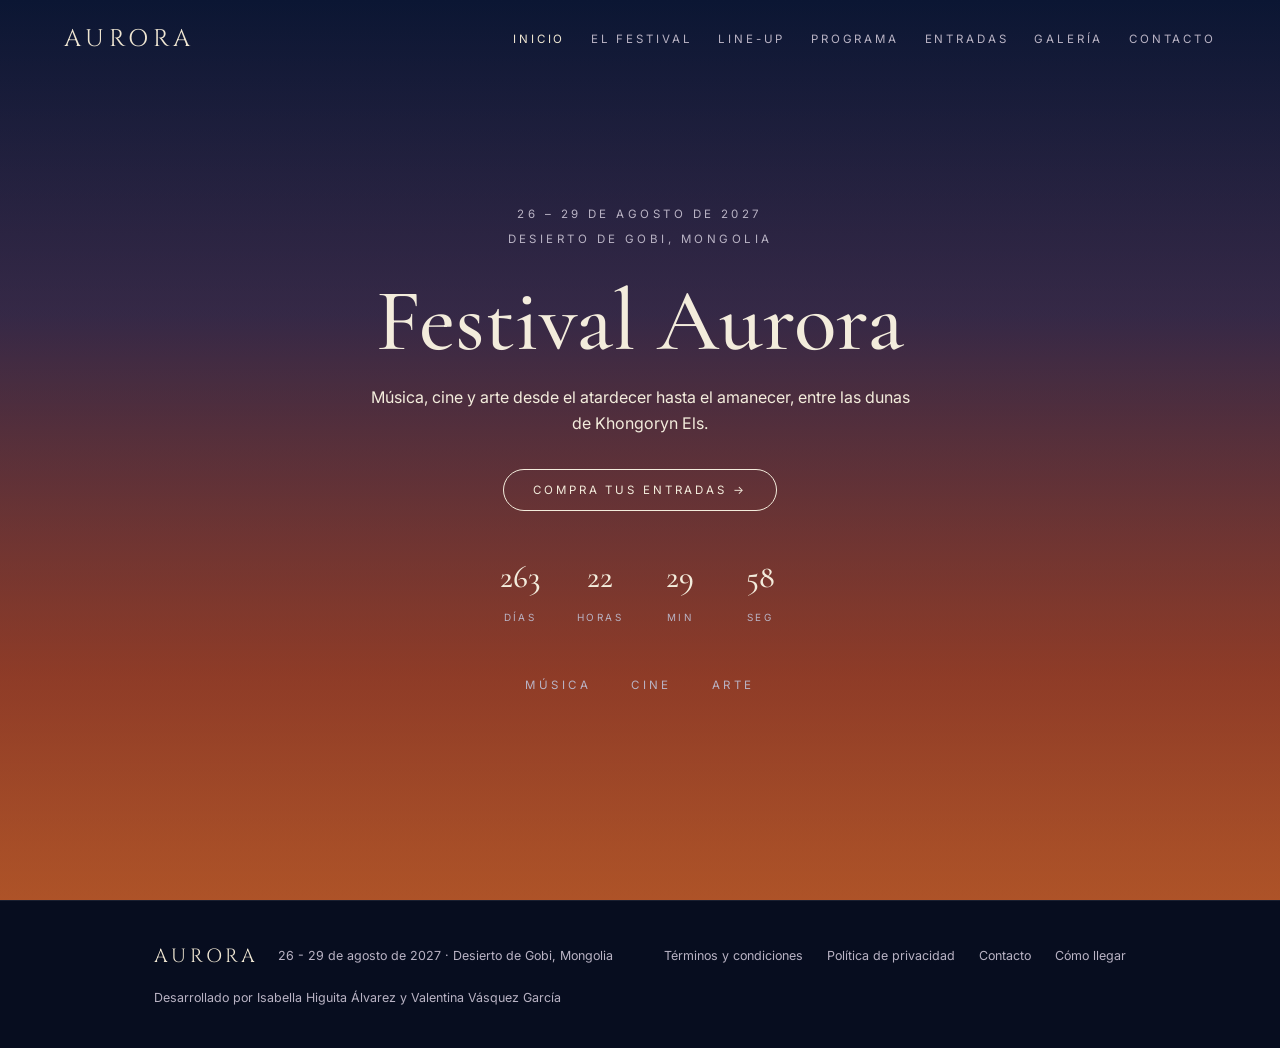
<file: index.html>
<!DOCTYPE html>
<html lang="es">
<head>
<meta charset="utf-8">
<meta name="viewport" content="width=device-width, initial-scale=1">
<title>Inicio · Festival Aurora</title>
<meta name="description" content="Música, cine y arte desde el atardecer hasta el amanecer en el desierto de Gobi.">
<!-- Fuentes: Cinzel = logo AURORA (cámbiala aquí y en --font-logo del CSS). Cormorant Garamond = títulos. Inter = texto -->
<link rel="preconnect" href="https://fonts.googleapis.com">
<link rel="preconnect" href="https://fonts.gstatic.com" crossorigin>
<link href="https://fonts.googleapis.com/css2?family=Cinzel:wght@500&family=Cormorant+Garamond:ital,wght@0,400;0,500;1,400&family=Inter:wght@400;600&display=swap" rel="stylesheet">
<!-- Opcional: fuente propia del logo
<style>@font-face{font-family:'AuroraLogo';src:url('assets/fonts/aurora-logo.woff2') format('woff2');font-display:swap} :root{--font-logo:'AuroraLogo',Georgia,serif}</style> -->
<link rel="stylesheet" href="css/styles.css">
</head>
<body>
<header class="site-header">
  <a class="logo" href="index.html" aria-label="Aurora, inicio">AURORA</a>
  <button class="nav-toggle" aria-label="Abrir menú" aria-expanded="false">☰</button>
  <nav class="nav" aria-label="Principal"><a href="index.html" aria-current="page">Inicio</a><a href="festival.html">El festival</a><a href="lineup.html">Line-up</a><a href="programa.html">Programa</a><a href="entradas.html">Entradas</a><a href="galeria.html">Galería</a><a href="contacto.html">Contacto</a></nav>
</header>
<main>
<!-- Imagen de fondo opcional: style="--hero-img:url('assets/img/hero.jpg')" -->
<section class="hero">
  <div class="wrap">
    <span class="eyebrow">26 – 29 de agosto de 2027</span>
    <span class="eyebrow">Desierto de Gobi, Mongolia</span>
    <h1>Festival Aurora</h1>
    <p class="lead">Música, cine y arte desde el atardecer hasta el amanecer, entre las dunas de Khongoryn Els.</p>
    <a class="btn" href="entradas.html">Compra tus entradas →</a>
    <div class="countdown" id="countdown" aria-label="Cuenta regresiva">
      <div><strong data-d>00</strong><span>días</span></div>
      <div><strong data-h>00</strong><span>horas</span></div>
      <div><strong data-m>00</strong><span>min</span></div>
      <div><strong data-s>00</strong><span>seg</span></div>
    </div>
    <div class="tags"><a href="lineup.html">MÚSICA</a><a href="lineup.html">CINE</a><a href="lineup.html">ARTE</a></div>
  </div>
</section>
</main>
<footer class="site-footer">
  <div class="wrap top">
    <span class="logo">AURORA</span>
    <span>26 - 29 de agosto de 2027 · Desierto de Gobi, Mongolia</span>
    <nav aria-label="Pie de página">
      <a href="#">Términos y condiciones</a> <!-- TODO -->
      <a href="#">Política de privacidad</a> <!-- TODO -->
      <a href="contacto.html">Contacto</a>
      <a href="festival.html#como-llegar">Cómo llegar</a>
    </nav>
  </div>
  <div class="wrap" style="margin-top:1rem"><span>Desarrollado por Isabella Higuita Álvarez y Valentina Vásquez García</span></div> 
</footer>
<script src="js/main.js"></script>
</body>
</html>
</file>
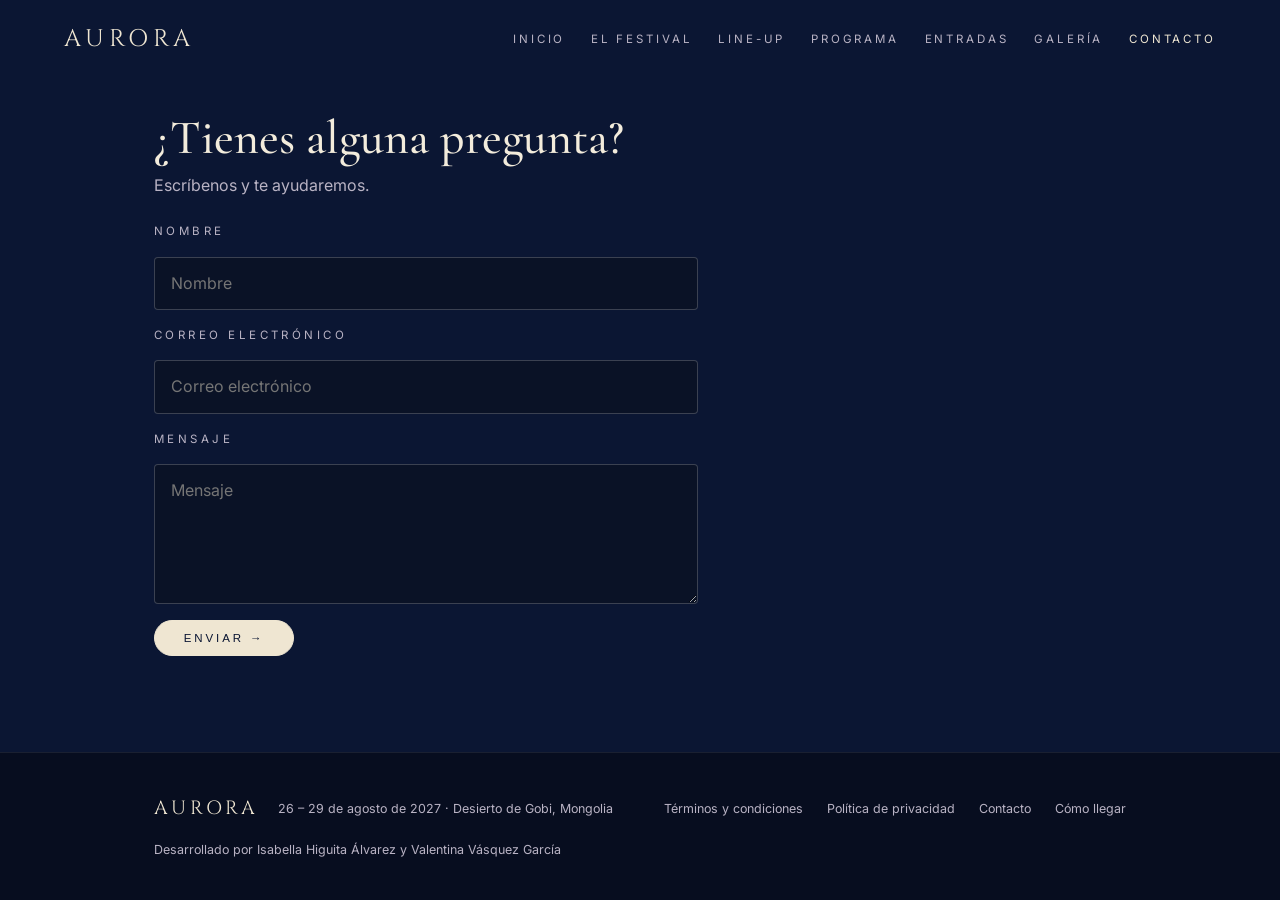
<file: contacto.html>
<!DOCTYPE html>
<html lang="es">
<head>
<meta charset="utf-8">
<meta name="viewport" content="width=device-width, initial-scale=1">
<title>Contacto · Festival Aurora</title>
<meta name="description" content="Escríbenos y te ayudaremos.">
<!-- Fuentes: Cinzel = logo AURORA (cámbiala aquí y en --font-logo del CSS). Cormorant Garamond = títulos. Inter = texto -->
<link rel="preconnect" href="https://fonts.googleapis.com">
<link rel="preconnect" href="https://fonts.gstatic.com" crossorigin>
<link href="https://fonts.googleapis.com/css2?family=Cinzel:wght@500&family=Cormorant+Garamond:ital,wght@0,400;0,500;1,400&family=Inter:wght@400;600&display=swap" rel="stylesheet">
<style>@font-face{font-family:'AuroraLogo';src:url('assets/fonts/aurora-logo.woff2') format('woff2');font-display:swap} :root{--font-logo:'AuroraLogo',Georgia,serif}</style> 
<link rel="stylesheet" href="css/styles.css">
</head>
<body>
<header class="site-header">
  <a class="logo" href="index.html" aria-label="Aurora, inicio">AURORA</a>
  <button class="nav-toggle" aria-label="Abrir menú" aria-expanded="false">☰</button>
  <nav class="nav" aria-label="Principal"><a href="index.html">Inicio</a><a href="festival.html">El festival</a><a href="lineup.html">Line-up</a><a href="programa.html">Programa</a><a href="entradas.html">Entradas</a><a href="galeria.html">Galería</a><a href="contacto.html" aria-current="page">Contacto</a></nav>
</header>
<main>
<section class="section t-night">
  <div class="wrap">
    <h2>¿Tienes alguna pregunta?</h2>
    <p style="color:var(--muted);margin-top:.5rem">Escríbenos y te ayudaremos.</p>
    <form action="#" method="post"> <!-- TODO: backend o servicio de formularios -->
      <label class="eyebrow" for="n">Nombre</label><input id="n" name="nombre" type="text" placeholder="Nombre" required autocomplete="name">
      <label class="eyebrow" for="e">Correo electrónico</label><input id="e" name="correo" type="email" placeholder="Correo electrónico" required autocomplete="email">
      <label class="eyebrow" for="m">Mensaje</label><textarea id="m" name="mensaje" placeholder="Mensaje" required></textarea>
      <button class="btn" type="submit">Enviar →</button>
    </form>
  </div>
</section>
</main>
<footer class="site-footer">
  <div class="wrap top">
    <span class="logo">AURORA</span>
    <span>26 – 29 de agosto de 2027 · Desierto de Gobi, Mongolia</span>
    <nav aria-label="Pie de página">
      <a href="#">Términos y condiciones</a> 
      <a href="#">Política de privacidad</a> 
      <a href="contacto.html">Contacto</a>
      <a href="festival.html#como-llegar">Cómo llegar</a>
    </nav>
  </div>
  <div class="wrap" style="margin-top:1rem"><span>Desarrollado por Isabella Higuita Álvarez y Valentina Vásquez García</span></div> 
</footer>
<script src="js/main.js"></script>
</body>
</html>
</file>
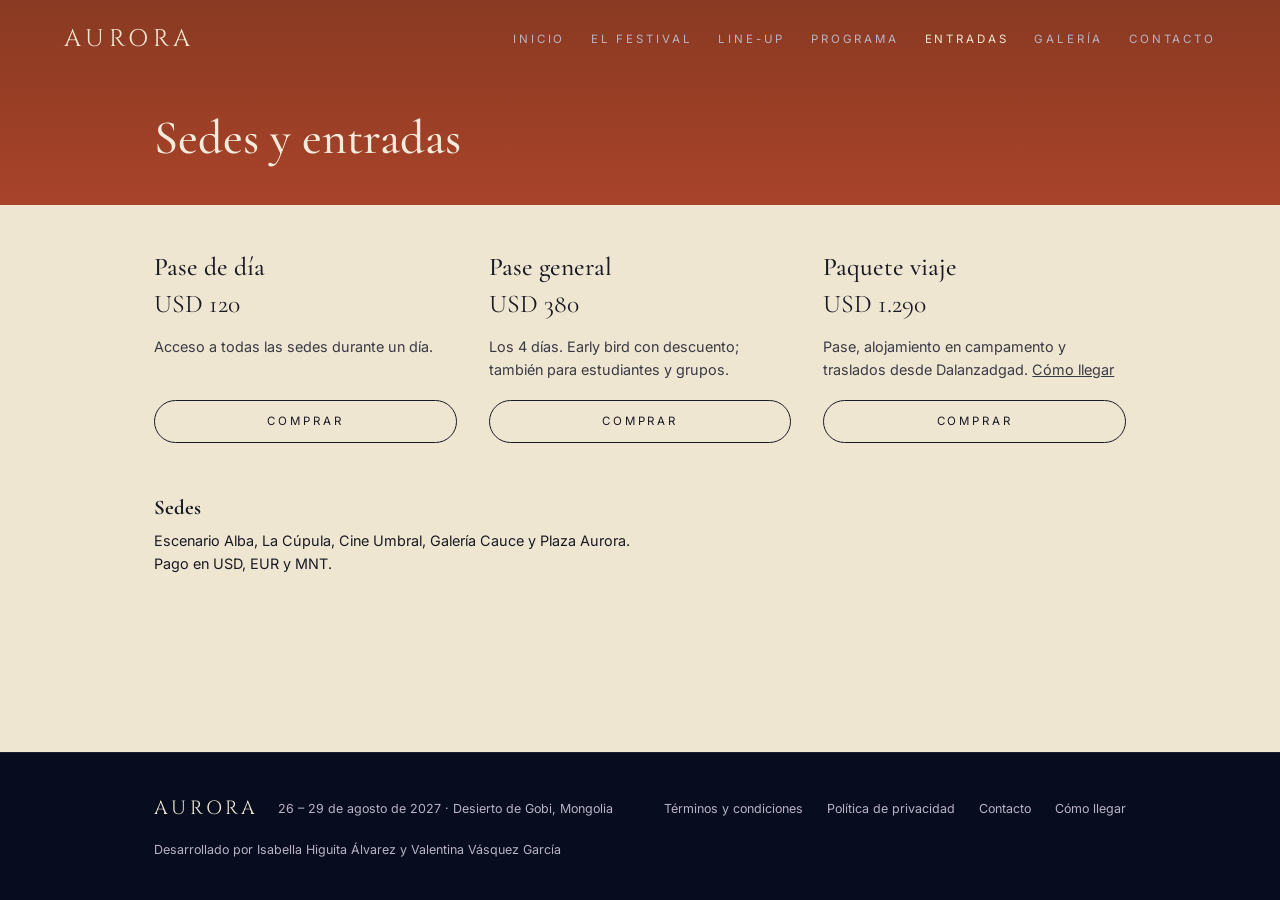
<file: entradas.html>
<!DOCTYPE html>
<html lang="es">
<head>
<meta charset="utf-8">
<meta name="viewport" content="width=device-width, initial-scale=1">
<title>Entradas · Festival Aurora</title>
<meta name="description" content="Pase de día, pase general y paquete viaje. Descuentos early bird, estudiantes y grupos.">
<!-- Fuentes: Cinzel = logo AURORA (cámbiala aquí y en --font-logo del CSS). Cormorant Garamond = títulos. Inter = texto -->
<link rel="preconnect" href="https://fonts.googleapis.com">
<link rel="preconnect" href="https://fonts.gstatic.com" crossorigin>
<link href="https://fonts.googleapis.com/css2?family=Cinzel:wght@500&family=Cormorant+Garamond:ital,wght@0,400;0,500;1,400&family=Inter:wght@400;600&display=swap" rel="stylesheet">
<!-- Opcional: fuente propia del logo
<style>@font-face{font-family:'AuroraLogo';src:url('assets/fonts/aurora-logo.woff2') format('woff2');font-display:swap} :root{--font-logo:'AuroraLogo',Georgia,serif}</style> -->
<link rel="stylesheet" href="css/styles.css">
</head>
<body>
<header class="site-header">
  <a class="logo" href="index.html" aria-label="Aurora, inicio">AURORA</a>
  <button class="nav-toggle" aria-label="Abrir menú" aria-expanded="false">☰</button>
  <nav class="nav" aria-label="Principal"><a href="index.html">Inicio</a><a href="festival.html">El festival</a><a href="lineup.html">Line-up</a><a href="programa.html">Programa</a><a href="entradas.html" aria-current="page">Entradas</a><a href="galeria.html">Galería</a><a href="contacto.html">Contacto</a></nav>
</header>
<main>
<section class="t-rust band-head"><div class="wrap"><h2>Sedes y entradas</h2></div></section>
<section class="t-cream">
  <div class="wrap">
    <div class="passes">
      <div class="pass"><h3>Pase de día</h3><div class="price">USD 120</div><p>Acceso a todas las sedes durante un día.</p><a class="btn dark" href="#">Comprar</a><!-- TODO: enlace de venta --></div>
      <div class="pass"><h3>Pase general</h3><div class="price">USD 380</div><p>Los 4 días. Early bird con descuento; también para estudiantes y grupos.</p><a class="btn dark" href="#">Comprar</a><!-- TODO --></div>
      <div class="pass"><h3>Paquete viaje</h3><div class="price">USD 1.290</div><p>Pase, alojamiento en campamento y traslados desde Dalanzadgad. <a href="festival.html#como-llegar" style="text-decoration:underline">Cómo llegar</a></p><a class="btn dark" href="#">Comprar</a><!-- TODO --></div>
    </div>
    <div class="sedes">
      <h4>Sedes</h4>
      <p>Escenario Alba, La Cúpula, Cine Umbral, Galería Cauce y Plaza Aurora.</p>
      <p>Pago en USD, EUR y MNT.</p>
    </div>
  </div>
</section>
</main>
<footer class="site-footer">
  <div class="wrap top">
    <span class="logo">AURORA</span>
    <span>26 – 29 de agosto de 2027 · Desierto de Gobi, Mongolia</span>
    <nav aria-label="Pie de página">
      <a href="#">Términos y condiciones</a> <!-- TODO -->
      <a href="#">Política de privacidad</a> <!-- TODO -->
      <a href="contacto.html">Contacto</a>
      <a href="festival.html#como-llegar">Cómo llegar</a>
    </nav>
  </div>
  <div class="wrap" style="margin-top:1rem"><span>Desarrollado por Isabella Higuita Álvarez y Valentina Vásquez García</span></div> 
</footer>
<script src="js/main.js"></script>
</body>
</html>
</file>
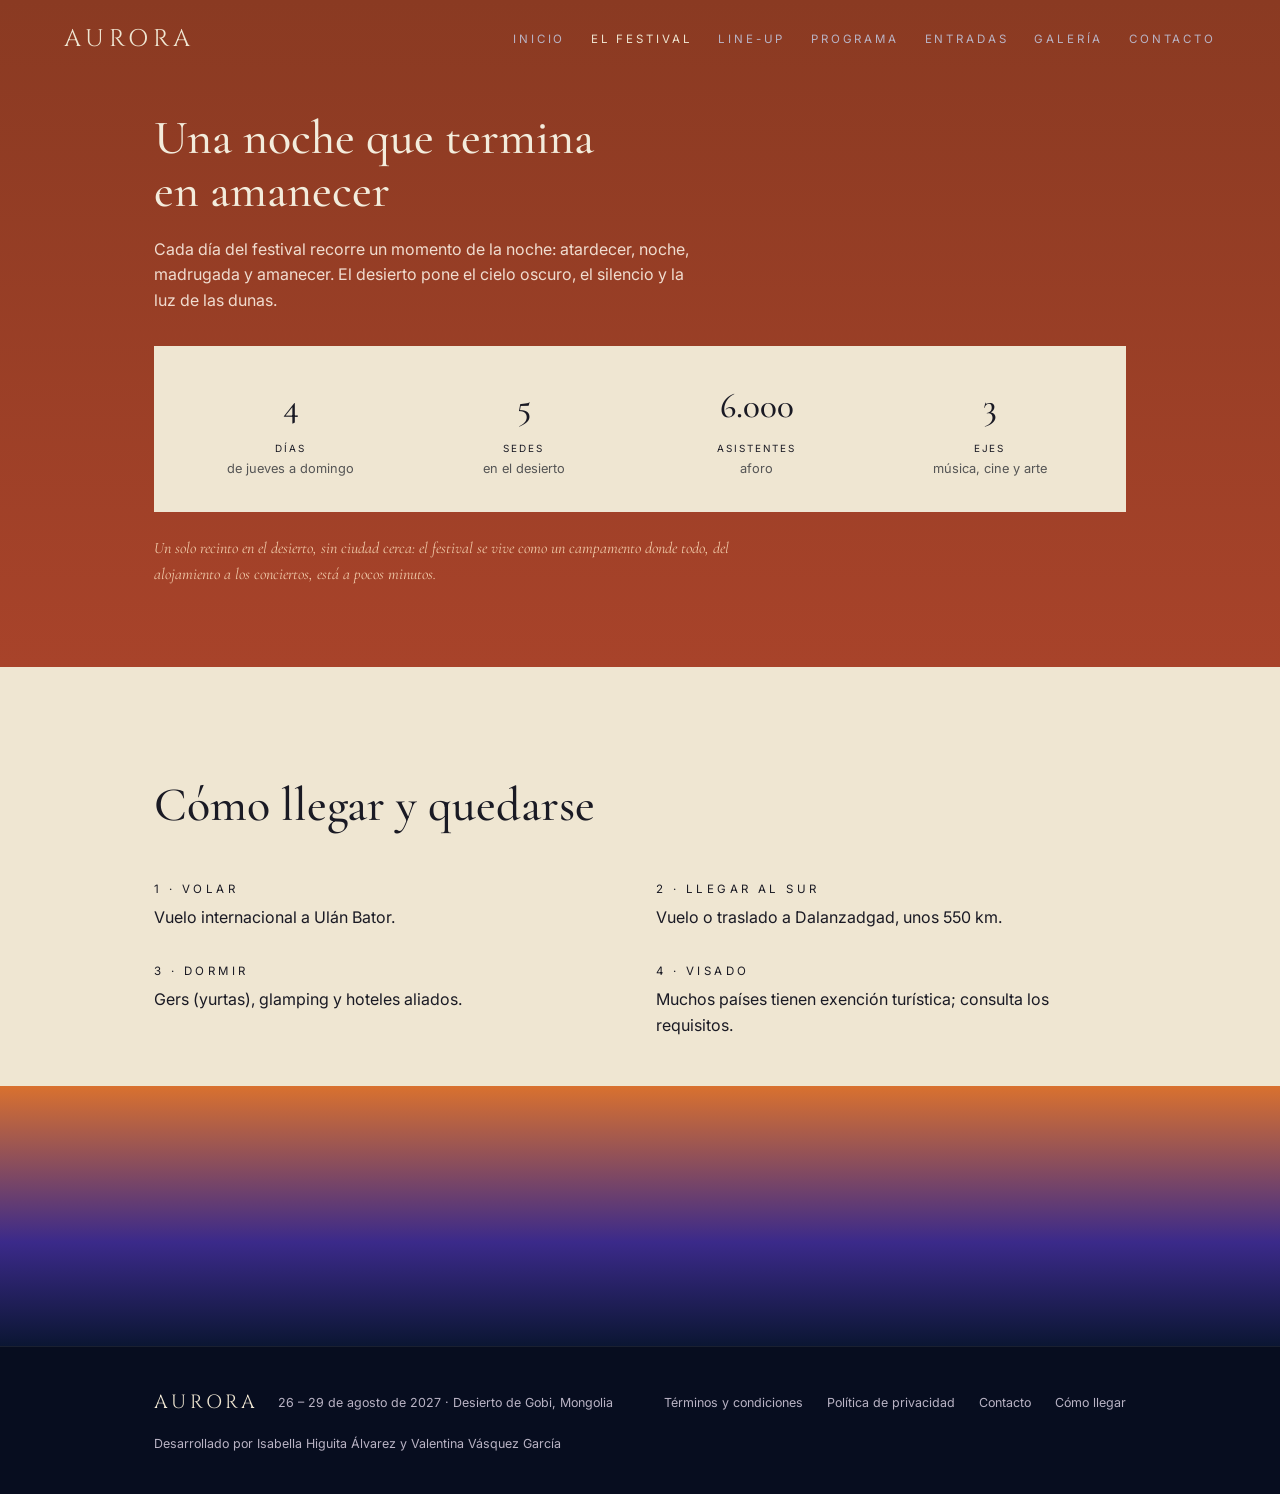
<file: festival.html>
<!DOCTYPE html>
<html lang="es">
<head>
  <meta charset="utf-8">
  <meta name="viewport" content="width=device-width, initial-scale=1">
  <title>El festival · Festival Aurora</title>
  <meta name="description" content="Una noche que termina en amanecer: cuatro días en el desierto de Gobi.">
  <!-- Fuentes: Cinzel = logo AURORA (cámbiala aquí y en --font-logo del CSS). Cormorant Garamond = títulos. Inter = texto -->
  <link rel="preconnect" href="https://fonts.googleapis.com">
  <link rel="preconnect" href="https://fonts.gstatic.com" crossorigin>
  <link href="https://fonts.googleapis.com/css2?family=Cinzel:wght@500&family=Cormorant+Garamond:ital,wght@0,400;0,500;1,400&family=Inter:wght@400;600&display=swap" rel="stylesheet">
  <!-- Opcional: fuente propia del logo
  <style>@font-face{font-family:'AuroraLogo';src:url('assets/fonts/aurora-logo.woff2') format('woff2');font-display:swap} :root{--font-logo:'AuroraLogo',Georgia,serif}</style> -->
  <link rel="stylesheet" href="css/styles.css">
</head>

<body>
  <header class="site-header">
    <a class="logo" href="index.html" aria-label="Aurora, inicio">AURORA</a>
    <button class="nav-toggle" aria-label="Abrir menú" aria-expanded="false">☰</button>
    <nav class="nav" aria-label="Principal"><a href="index.html">Inicio</a><a href="festival.html" aria-current="page">El festival</a><a href="lineup.html">Line-up</a><a href="programa.html">Programa</a><a href="entradas.html">Entradas</a><a href="galeria.html">Galería</a><a href="contacto.html">Contacto</a></nav>
  </header>
  <main>
    <section class="section t-rust">
      <div class="wrap">
        <h2>Una noche que termina<br>en amanecer</h2>
        <p class="lead-text">Cada día del festival recorre un momento de la noche: atardecer, noche, madrugada y amanecer. El desierto pone el cielo oscuro, el silencio y la luz de las dunas.</p>
        <div class="stats">
          <div><strong>4</strong><span>días</span><small>de jueves a domingo</small></div>
          <div><strong>5</strong><span>sedes</span><small>en el desierto</small></div>
          <div><strong>6.000</strong><span>asistentes</span><small>aforo</small></div>
          <div><strong>3</strong><span>ejes</span><small>música, cine y arte</small></div>
        </div>
        <p class="quote">Un solo recinto en el desierto, sin ciudad cerca: el festival se vive como un campamento donde todo, del alojamiento a los conciertos, está a pocos minutos.</p>
      </div>
    </section>
    <section class="section t-cream" id="como-llegar" style="padding-bottom:0">
      <div class="wrap">
        <h2>Cómo llegar y quedarse</h2>
        <div class="steps">
          <div><span>1 · VOLAR</span><p>Vuelo internacional a Ulán Bator.</p></div>
          <div><span>2 · LLEGAR AL SUR</span><p>Vuelo o traslado a Dalanzadgad, unos 550 km.</p></div>
          <div><span>3 · DORMIR</span><p>Gers (yurtas), glamping y hoteles aliados.</p></div>
          <div><span>4 · VISADO</span><p>Muchos países tienen exención turística; consulta los requisitos. <!-- TODO: enlace oficial --></p></div>
        </div>
      </div>
    </section>
    <!-- Imagen de la yurta: style="--yurt-img:url('assets/img/yurta.jpg')" -->
    <div class="yurt" role="img" aria-label="Yurta en el desierto"></div>
  </main>
  <footer class="site-footer">
      <div class="wrap top">
        <span class="logo">AURORA</span>
        <span>26 – 29 de agosto de 2027 · Desierto de Gobi, Mongolia</span>
        <nav aria-label="Pie de página">
          <a href="#">Términos y condiciones</a> <!-- TODO -->
          <a href="#">Política de privacidad</a> <!-- TODO -->
          <a href="contacto.html">Contacto</a>
          <a href="festival.html#como-llegar">Cómo llegar</a>
        </nav>
      </div>
      <div class="wrap" style="margin-top:1rem"><span>Desarrollado por Isabella Higuita Álvarez y Valentina Vásquez García</span></div> <!-- TODO: marca responsable -->
  </footer>
  <script src="js/main.js"></script>
</body>
</html>
</file>
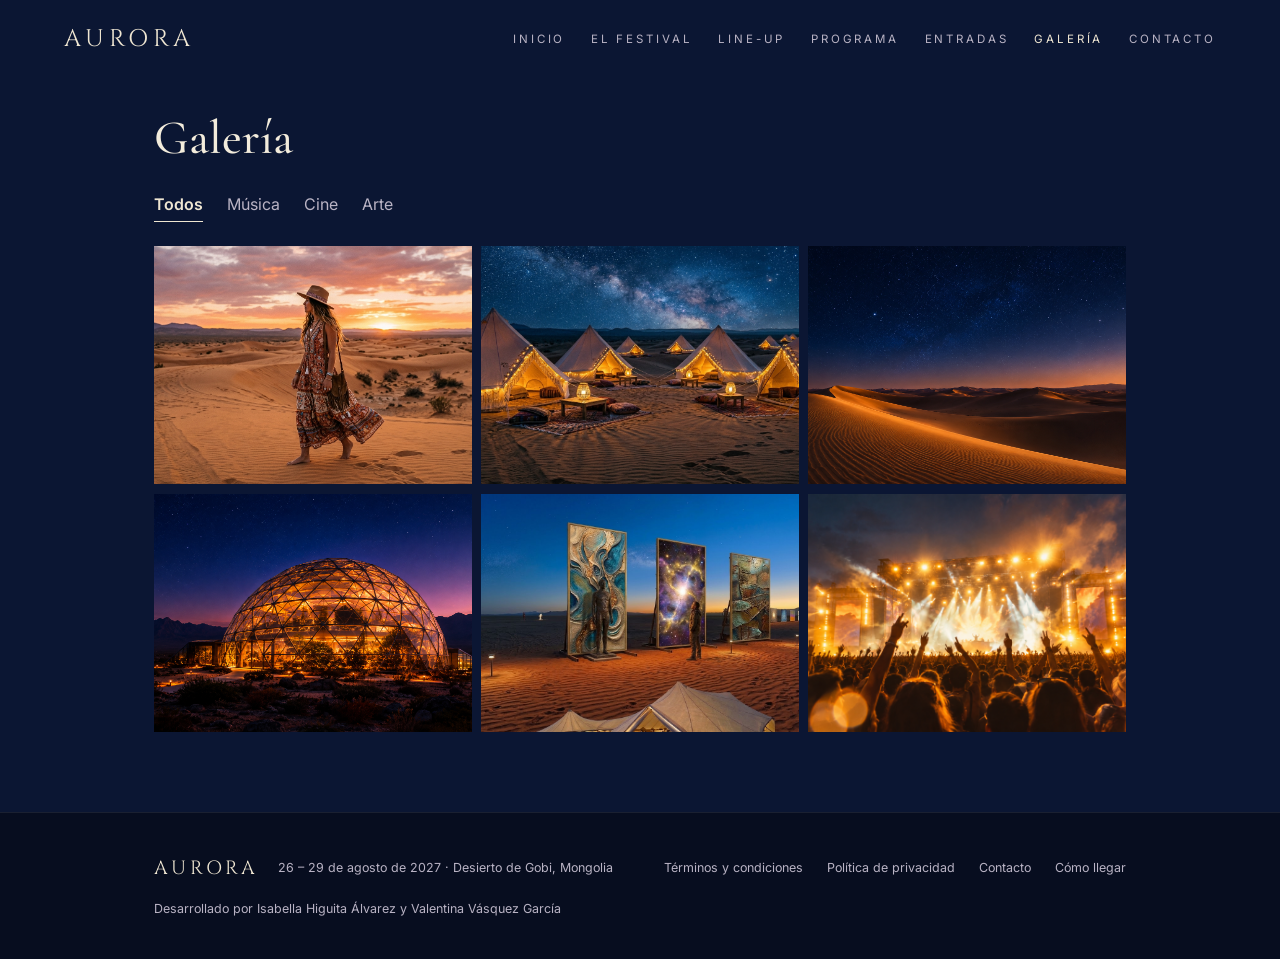
<file: galeria.html>
<!DOCTYPE html>
<html lang="es">
<head>
<meta charset="utf-8">
<meta name="viewport" content="width=device-width, initial-scale=1">
<title>Galería · Festival Aurora</title>
<meta name="description" content="Galería de ediciones anteriores: música, cine y arte.">
<!-- Fuentes: Cinzel = logo AURORA (cámbiala aquí y en --font-logo del CSS). Cormorant Garamond = títulos. Inter = texto -->
<link rel="preconnect" href="https://fonts.googleapis.com">
<link rel="preconnect" href="https://fonts.gstatic.com" crossorigin>
<link href="https://fonts.googleapis.com/css2?family=Cinzel:wght@500&family=Cormorant+Garamond:ital,wght@0,400;0,500;1,400&family=Inter:wght@400;600&display=swap" rel="stylesheet">
<link rel="stylesheet" href="css/styles.css">
</head>
<body>
<header class="site-header">
  <a class="logo" href="index.html" aria-label="Aurora, inicio">AURORA</a>
  <button class="nav-toggle" aria-label="Abrir menú" aria-expanded="false">☰</button>
  <nav class="nav" aria-label="Principal"><a href="index.html">Inicio</a><a href="festival.html">El festival</a><a href="lineup.html">Line-up</a><a href="programa.html">Programa</a><a href="entradas.html">Entradas</a><a href="galeria.html" aria-current="page">Galería</a><a href="contacto.html">Contacto</a></nav>
</header>
<main>
<section class="section t-night">
  <div class="wrap">
    <h2>Galería</h2>
    <div class="filters">
      <button class="active" data-filter="all">Todos</button><button data-filter="musica">Música</button><button data-filter="cine">Cine</button><button data-filter="arte">Arte</button>
    </div>
    <div class="grid"><figure data-cat="musica"><img src="assets/img/musica-1.jpg" alt="Musica: ajusta este texto" loading="lazy"></figure><figure data-cat="cine"><img src="assets/img/desierto de noche.jpg" alt="Cine: ajusta este texto" loading="lazy"></figure><figure data-cat="arte"><img src="assets/img/desierto.png" alt="Arte: ajusta este texto" loading="lazy"></figure><figure data-cat="cine"><img src="assets/img/esfera.png" alt="Cine: ajusta este texto" loading="lazy"></figure><figure data-cat="arte"><img src="assets/img/arte-2.jpg" alt="Arte: ajusta este texto" loading="lazy"></figure><figure data-cat="musica"><img src="assets/img/concierto.png" alt="Musica: ajusta este texto" loading="lazy"></figure></div>
  </div>
</section>
</main>
<footer class="site-footer">
  <div class="wrap top">
    <span class="logo">AURORA</span>
    <span>26 – 29 de agosto de 2027 · Desierto de Gobi, Mongolia</span>
    <nav aria-label="Pie de página">
      <a href="#">Términos y condiciones</a> <!-- TODO -->
      <a href="#">Política de privacidad</a> <!-- TODO -->
      <a href="contacto.html">Contacto</a>
      <a href="festival.html#como-llegar">Cómo llegar</a>
    </nav>
  </div>
  <div class="wrap" style="margin-top:1rem"><span>Desarrollado por Isabella Higuita Álvarez y Valentina Vásquez García</span></div> <!-- TODO: marca responsable -->
</footer>
<script src="js/main.js"></script>
</body>
</html>
</file>
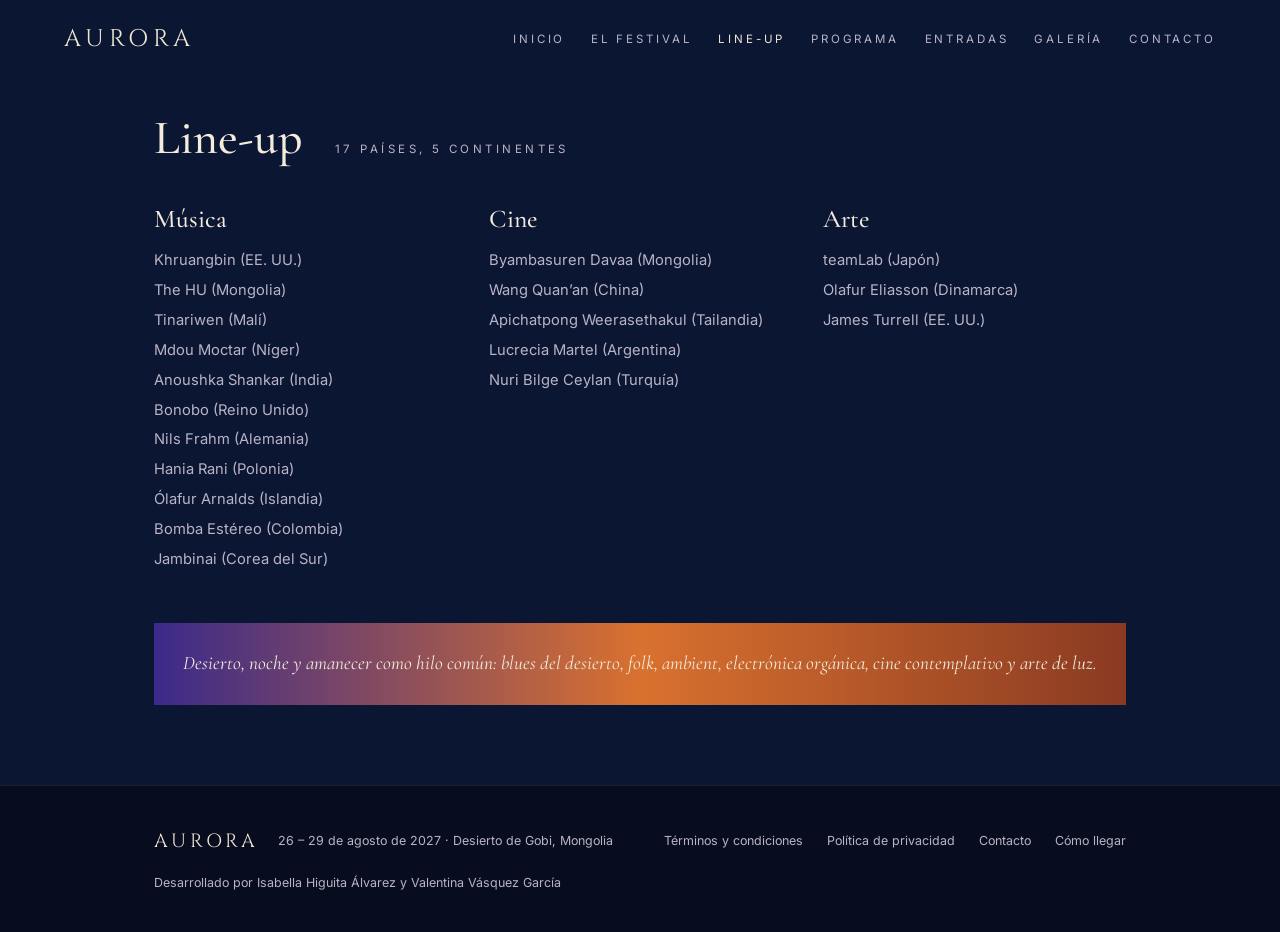
<file: lineup.html>
<!DOCTYPE html>
<html lang="es">
<head>
<meta charset="utf-8">
<meta name="viewport" content="width=device-width, initial-scale=1">
<title>Line-up · Festival Aurora</title>
<meta name="description" content="17 países, 5 continentes: música, cine y arte de luz.">
<!-- Fuentes: Cinzel = logo AURORA (cámbiala aquí y en --font-logo del CSS). Cormorant Garamond = títulos. Inter = texto -->
<link rel="preconnect" href="https://fonts.googleapis.com">
<link rel="preconnect" href="https://fonts.gstatic.com" crossorigin>
<link href="https://fonts.googleapis.com/css2?family=Cinzel:wght@500&family=Cormorant+Garamond:ital,wght@0,400;0,500;1,400&family=Inter:wght@400;600&display=swap" rel="stylesheet">
<!-- Opcional: fuente propia del logo
<style>@font-face{font-family:'AuroraLogo';src:url('assets/fonts/aurora-logo.woff2') format('woff2');font-display:swap} :root{--font-logo:'AuroraLogo',Georgia,serif}</style> -->
<link rel="stylesheet" href="css/styles.css">
</head>
<body>
<header class="site-header">
  <a class="logo" href="index.html" aria-label="Aurora, inicio">AURORA</a>
  <button class="nav-toggle" aria-label="Abrir menú" aria-expanded="false">☰</button>
  <nav class="nav" aria-label="Principal"><a href="index.html">Inicio</a><a href="festival.html">El festival</a><a href="lineup.html" aria-current="page">Line-up</a><a href="programa.html">Programa</a><a href="entradas.html">Entradas</a><a href="galeria.html">Galería</a><a href="contacto.html">Contacto</a></nav>
</header>
<main>
<section class="section t-night">
  <div class="wrap">
    <div class="inline-head"><h2>Line-up</h2><span class="eyebrow">17 países, 5 continentes</span></div>
    <div class="cols">
      <div><h3>Música</h3><ul><li>Khruangbin (EE. UU.)</li><li>The HU (Mongolia)</li><li>Tinariwen (Malí)</li><li>Mdou Moctar (Níger)</li><li>Anoushka Shankar (India)</li><li>Bonobo (Reino Unido)</li><li>Nils Frahm (Alemania)</li><li>Hania Rani (Polonia)</li><li>Ólafur Arnalds (Islandia)</li><li>Bomba Estéreo (Colombia)</li><li>Jambinai (Corea del Sur)</li></ul></div>
      <div><h3>Cine</h3><ul><li>Byambasuren Davaa (Mongolia)</li><li>Wang Quan’an (China)</li><li>Apichatpong Weerasethakul (Tailandia)</li><li>Lucrecia Martel (Argentina)</li><li>Nuri Bilge Ceylan (Turquía)</li></ul></div>
      <div><h3>Arte</h3><ul><li>teamLab (Japón)</li><li>Olafur Eliasson (Dinamarca)</li><li>James Turrell (EE. UU.)</li></ul></div>
    </div>
    <p class="banner">Desierto, noche y amanecer como hilo común: blues del desierto, folk, ambient, electrónica orgánica, cine contemplativo y arte de luz.</p>
  </div>
</section>
</main>
<footer class="site-footer">
  <div class="wrap top">
    <span class="logo">AURORA</span>
    <span>26 – 29 de agosto de 2027 · Desierto de Gobi, Mongolia</span>
    <nav aria-label="Pie de página">
      <a href="#">Términos y condiciones</a> <!-- TODO -->
      <a href="#">Política de privacidad</a> <!-- TODO -->
      <a href="contacto.html">Contacto</a>
      <a href="festival.html#como-llegar">Cómo llegar</a>
    </nav>
  </div>
  <div class="wrap" style="margin-top:1rem"><span>Desarrollado por Isabella Higuita Álvarez y Valentina Vásquez García</span></div> <!-- TODO: marca responsable -->
</footer>
<script src="js/main.js"></script>
</body>
</html>
</file>
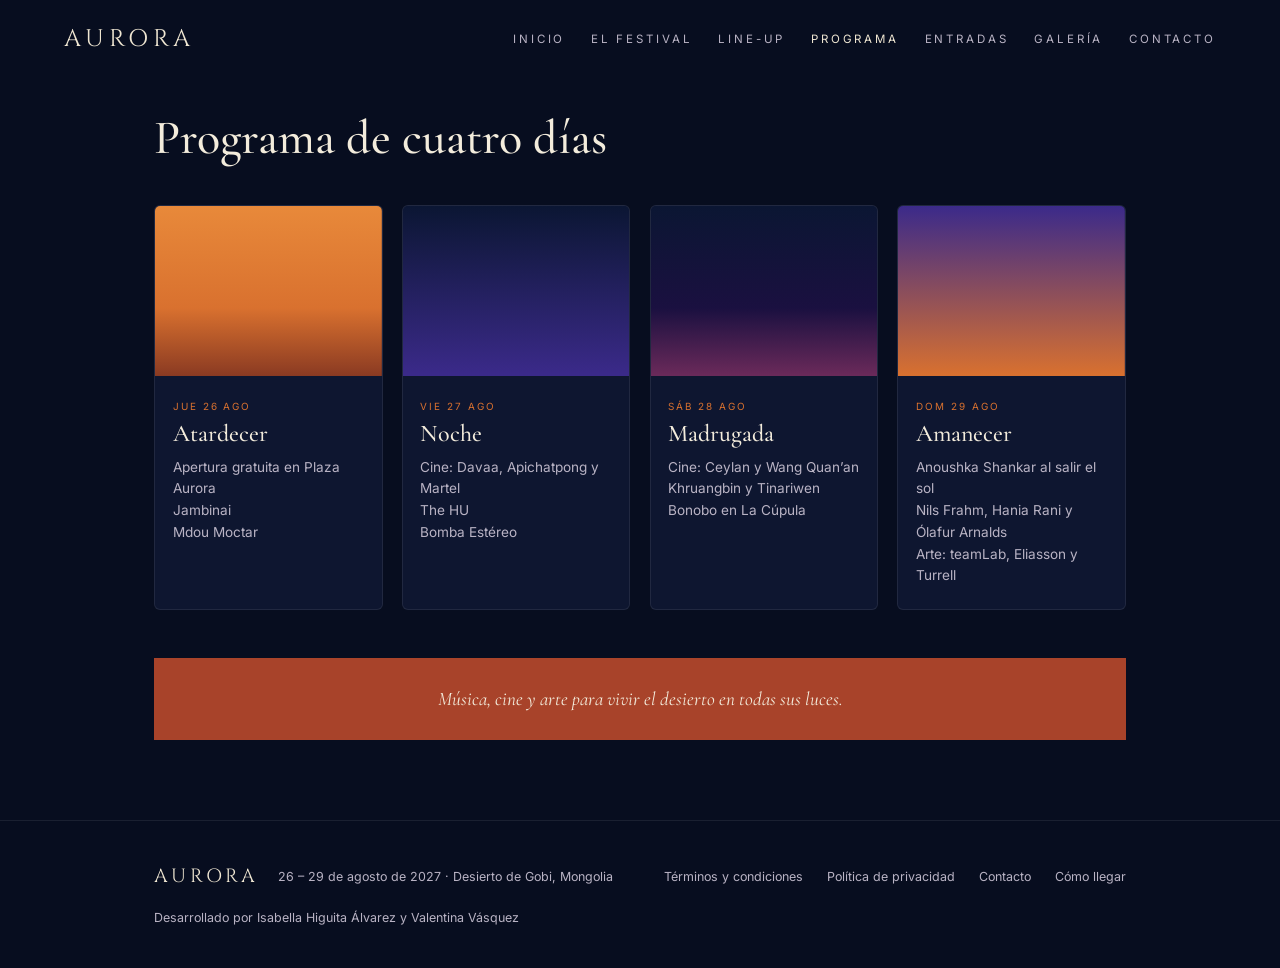
<file: programa.html>
<!DOCTYPE html>
<html lang="es">
<head>
<meta charset="utf-8">
<meta name="viewport" content="width=device-width, initial-scale=1">
<title>Programa · Festival Aurora</title>
<meta name="description" content="Programa de cuatro días: atardecer, noche, madrugada y amanecer.">
<!-- Fuentes: Cinzel = logo AURORA (cámbiala aquí y en --font-logo del CSS). Cormorant Garamond = títulos. Inter = texto -->
<link rel="preconnect" href="https://fonts.googleapis.com">
<link rel="preconnect" href="https://fonts.gstatic.com" crossorigin>
<link href="https://fonts.googleapis.com/css2?family=Cinzel:wght@500&family=Cormorant+Garamond:ital,wght@0,400;0,500;1,400&family=Inter:wght@400;600&display=swap" rel="stylesheet">
<style>@font-face{font-family:'AuroraLogo';src:url('assets/fonts/aurora-logo.woff2') format('woff2');font-display:swap} :root{--font-logo:'AuroraLogo',Georgia,serif}</style> 
<link rel="stylesheet" href="css/styles.css">
</head>
<body>
<header class="site-header">
  <a class="logo" href="index.html" aria-label="Aurora, inicio">AURORA</a>
  <button class="nav-toggle" aria-label="Abrir menú" aria-expanded="false">☰</button>
  <nav class="nav" aria-label="Principal"><a href="index.html">Inicio</a><a href="festival.html">El festival</a><a href="lineup.html">Line-up</a><a href="programa.html" aria-current="page">Programa</a><a href="entradas.html">Entradas</a><a href="galeria.html">Galería</a><a href="contacto.html">Contacto</a></nav>
</header>
<main>
<section class="section t-deep">
  <div class="wrap">
    <h2>Programa de cuatro días</h2>
    <div class="days"><a class="card" id="dia-1" href="lineup.html"><div class="pic d1"></div><div class="body"><span class="date">JUE 26 AGO</span><h3>Atardecer</h3><p>Apertura gratuita en Plaza Aurora<br>Jambinai<br>Mdou Moctar</p></div></a><a class="card" id="dia-2" href="lineup.html"><div class="pic d2"></div><div class="body"><span class="date">VIE 27 AGO</span><h3>Noche</h3><p>Cine: Davaa, Apichatpong y Martel<br>The HU<br>Bomba Estéreo</p></div></a><a class="card" id="dia-3" href="lineup.html"><div class="pic d3"></div><div class="body"><span class="date">SÁB 28 AGO</span><h3>Madrugada</h3><p>Cine: Ceylan y Wang Quan’an<br>Khruangbin y Tinariwen<br>Bonobo en La Cúpula</p></div></a><a class="card" id="dia-4" href="lineup.html"><div class="pic d4"></div><div class="body"><span class="date">DOM 29 AGO</span><h3>Amanecer</h3><p>Anoushka Shankar al salir el sol<br>Nils Frahm, Hania Rani y Ólafur Arnalds<br>Arte: teamLab, Eliasson y Turrell</p></div></a></div>
    <p class="banner red">Música, cine y arte para vivir el desierto en todas sus luces.</p>
  </div>
</section>
</main>
<footer class="site-footer">
  <div class="wrap top">
    <span class="logo">AURORA</span>
    <span>26 – 29 de agosto de 2027 · Desierto de Gobi, Mongolia</span>
    <nav aria-label="Pie de página">
      <a href="#">Términos y condiciones</a> <!-- TODO -->
      <a href="#">Política de privacidad</a> <!-- TODO -->
      <a href="contacto.html">Contacto</a>
      <a href="festival.html#como-llegar">Cómo llegar</a>
    </nav>
  </div>
  <div class="wrap" style="margin-top:1rem"><span>Desarrollado por Isabella Higuita Álvarez y Valentina Vásquez</span></div> <!-- TODO: marca responsable -->
</footer>
<script src="js/main.js"></script>
</body>
</html>
</file>
<file: css/styles.css>
/* ===== Festival Aurora ===== */
:root{
  --night:#0b1633; --deep:#070d1f; --dune:#d9712f; --rust:#8a3a22; --rust2:#a8432a;
  --cream:#efe6d2; --ink:#1a1a24; --text:#f3ecdc; --muted:#b9b3c4;
  /* Logo: cambia aquí la fuente (y el <link> de Google Fonts en el <head>) */
  --font-logo:'Cinzel',Georgia,serif;
  --font-head:'Cormorant Garamond',Georgia,serif;
  --font-body:'Inter',system-ui,sans-serif;
  --pad:clamp(1.25rem,5vw,4rem);
}
*,*::before,*::after{box-sizing:border-box;margin:0}
html{scroll-behavior:smooth}
body{font-family:var(--font-body);background:var(--night);color:var(--text);line-height:1.6;min-height:100vh;display:flex;flex-direction:column}
img,video{max-width:100%;display:block}
a{color:inherit;text-decoration:none}
main{flex:1;display:flex;flex-direction:column}
main>:last-child{flex:1}
.wrap{max-width:1100px;margin:0 auto;padding:0 var(--pad)}
.eyebrow{font-size:.72rem;letter-spacing:.3em;text-transform:uppercase;color:var(--muted)}
h1,h2,h3{font-family:var(--font-head);font-weight:500;line-height:1.1}
h1{font-size:clamp(3rem,10vw,5.5rem)}
h2{font-size:clamp(2rem,5vw,3rem)}
.btn{display:inline-block;border:1px solid currentColor;border-radius:999px;padding:.7rem 1.8rem;font-size:.72rem;letter-spacing:.25em;text-transform:uppercase;transition:background .25s,color .25s}
.btn:hover{background:var(--cream);color:var(--night)}
.btn.dark:hover{background:var(--ink);color:var(--cream)}

/* Header */
.site-header{position:absolute;top:0;left:0;right:0;z-index:20;padding:1.25rem var(--pad);display:flex;align-items:center;justify-content:space-between}
.logo{font-family:var(--font-logo);font-size:1.5rem;letter-spacing:.2em;color:var(--cream)}
.nav-toggle{background:none;border:0;color:var(--cream);font-size:1.6rem;cursor:pointer;line-height:1}
.nav{position:absolute;top:100%;left:0;right:0;background:var(--deep);display:none;flex-direction:column;padding:1rem var(--pad) 1.5rem}
.nav.open{display:flex}
.nav a{padding:.7rem 0;font-size:.72rem;letter-spacing:.25em;text-transform:uppercase;color:var(--muted);border-bottom:1px solid rgba(255,255,255,.08)}
.nav a:hover,.nav a[aria-current="page"]{color:var(--cream)}
@media(min-width:900px){
  .nav-toggle{display:none}
  .nav{position:static;display:flex;flex-direction:row;gap:1.6rem;background:none;padding:0}
  .nav a{border:0;padding:0}
}

/* Secciones */
.section{padding:7rem 0 5rem}
.hero{min-height:100vh;display:flex;align-items:center;text-align:center;
  background:linear-gradient(rgba(11,22,51,.35),rgba(138,58,34,.55)),
  var(--hero-img,none),linear-gradient(180deg,#0b1633 0%,#2a2a5a 35%,#a8432a 75%,#d9712f 100%);
  background-size:cover;background-position:center}
.hero .eyebrow{display:block;margin-bottom:.4rem}
.hero h1{margin:1.5rem 0 1rem}
.hero p.lead{max-width:34rem;margin:0 auto 2rem;color:var(--text)}
.tags{display:flex;gap:2.5rem;justify-content:center;margin-top:3rem;flex-wrap:wrap}
.tags a{font-size:.72rem;letter-spacing:.3em;color:var(--muted)}
.tags a:hover{color:var(--cream)}
.countdown{display:flex;gap:1.5rem;justify-content:center;margin:2.5rem 0 0}
.countdown div{min-width:3.5rem}
.countdown strong{display:block;font-family:var(--font-head);font-size:2rem;font-weight:500}
.countdown span{font-size:.62rem;letter-spacing:.25em;text-transform:uppercase;color:var(--muted)}

.t-rust{background:linear-gradient(180deg,var(--rust) 0%,var(--rust2) 100%)}
.t-night{background:var(--night)}
.t-deep{background:var(--deep)}
.t-cream{background:var(--cream);color:var(--ink)}
.lead-text{max-width:34rem;margin:1.2rem 0 2rem;color:#f0dccf}

.stats{background:var(--cream);color:var(--ink);display:grid;grid-template-columns:repeat(2,1fr);gap:1.5rem;padding:2rem;margin:2rem 0 1.5rem;text-align:center}
.stats strong{display:block;font-family:var(--font-head);font-size:2.2rem;font-weight:500}
.stats small{display:block;font-size:.8rem;color:#555}
.stats span{font-size:.62rem;letter-spacing:.2em;text-transform:uppercase}
@media(min-width:768px){.stats{grid-template-columns:repeat(4,1fr)}}
.quote{font-family:var(--font-head);font-style:italic;color:#f0c9a8;max-width:40rem}

.cols{display:grid;gap:2rem;margin-top:2.5rem}
@media(min-width:768px){.cols{grid-template-columns:repeat(3,1fr)}}
.cols h3{font-size:1.6rem;margin-bottom:.8rem}
.cols ul{list-style:none;padding:0}
.cols li{padding:.2rem 0;font-size:.92rem;color:var(--muted)}
.banner{margin-top:3rem;padding:1.6rem 1.5rem;text-align:center;font-family:var(--font-head);font-style:italic;font-size:1.2rem;
  background:linear-gradient(90deg,#3b2a8a,#d9712f 50%,#8a3a22)}
.banner.red{background:var(--rust2)}
.inline-head{display:flex;flex-wrap:wrap;align-items:baseline;gap:2rem}

.days{display:grid;gap:1.2rem;margin-top:2.5rem}
@media(min-width:700px){.days{grid-template-columns:repeat(2,1fr)}}
@media(min-width:1100px){.days{grid-template-columns:repeat(4,1fr)}}
.card{background:#0e1630;border:1px solid rgba(255,255,255,.08);border-radius:6px;overflow:hidden;display:block}
.card .pic{aspect-ratio:4/3;background-size:cover;background-position:center}
.pic.d1{background-image:var(--p1,none),linear-gradient(#e8893a,#d9712f 60%,#8a3a22)}
.pic.d2{background-image:var(--p2,none),linear-gradient(#0b1633,#3b2a8a)}
.pic.d3{background-image:var(--p3,none),linear-gradient(#0b1633,#1a1040 60%,#6b2a5a)}
.pic.d4{background-image:var(--p4,none),linear-gradient(#3b2a8a,#d9712f)}
.card .body{padding:1rem 1.1rem 1.4rem}
.card .date{font-size:.62rem;letter-spacing:.2em;color:var(--dune)}
.card h3{font-size:1.5rem;margin:.2rem 0 .6rem}
.card p{font-size:.85rem;color:var(--muted)}

.band-head{padding:7rem 0 2.5rem}
.passes{display:grid;gap:2rem;padding:3rem 0}
@media(min-width:768px){.passes{grid-template-columns:repeat(3,1fr)}}
.pass{display:flex;flex-direction:column}
.pass h3{font-size:1.6rem}
.price{font-family:var(--font-head);font-size:1.6rem;margin:.2rem 0 .6rem}
.pass p{font-size:.9rem;margin-bottom:1.2rem;color:#3a3a44}
.pass .btn{width:100%;text-align:center;margin-top:auto}
.sedes{padding-bottom:4rem;font-size:.9rem}
.sedes h4{font-family:var(--font-head);font-size:1.3rem;margin-bottom:.3rem}

.steps{display:grid;gap:2rem;padding:3rem 0}
@media(min-width:768px){.steps{grid-template-columns:repeat(2,1fr)}}
.steps span{display:block;font-size:.72rem;letter-spacing:.3em;margin-bottom:.4rem}
.yurt{min-height:260px;background:var(--yurt-img,none),linear-gradient(180deg,#d9712f,#3b2a8a 60%,#0b1633);background-size:cover;background-position:center}

.filters{display:flex;gap:1.5rem;margin:1.5rem 0;flex-wrap:wrap}
.filters button{background:none;border:0;border-bottom:1px solid transparent;color:var(--muted);font:inherit;cursor:pointer;padding:.2rem 0}
.filters button.active{color:var(--cream);font-weight:600;border-color:var(--cream)}
.grid{display:grid;gap:.6rem;grid-template-columns:repeat(2,1fr)}
@media(min-width:768px){.grid{grid-template-columns:repeat(3,1fr)}}
.grid figure{aspect-ratio:4/3;background:linear-gradient(135deg,#3b2a8a,#d9712f);overflow:hidden}
.grid img{width:100%;height:100%;object-fit:cover;transition:transform .4s}
.grid figure:hover img{transform:scale(1.05)}
.grid figure[hidden]{display:none}

form{display:grid;gap:1rem;max-width:34rem;margin-top:1.5rem}
input,textarea{width:100%;background:#0a1226;border:1px solid rgba(255,255,255,.2);border-radius:4px;color:var(--text);font:inherit;padding:.8rem 1rem}
input:focus,textarea:focus{outline:2px solid var(--dune)}
textarea{min-height:140px;resize:vertical}
form .btn{background:var(--cream);color:var(--night);cursor:pointer;justify-self:start;border-color:var(--cream)}

/* Footer */
.site-footer{background:var(--deep);padding:2.5rem 0;border-top:1px solid rgba(255,255,255,.08);font-size:.78rem;color:var(--muted)}
.site-footer .wrap{display:grid;gap:1.2rem}
.site-footer .logo{font-size:1.2rem}
.site-footer nav{display:flex;gap:1.5rem;flex-wrap:wrap}
.site-footer a:hover{color:var(--cream)}
@media(min-width:768px){.site-footer .wrap.top{grid-template-columns:auto 1fr auto;align-items:center}}
@media(prefers-reduced-motion:reduce){*{transition:none!important;scroll-behavior:auto!important}}
</file>
